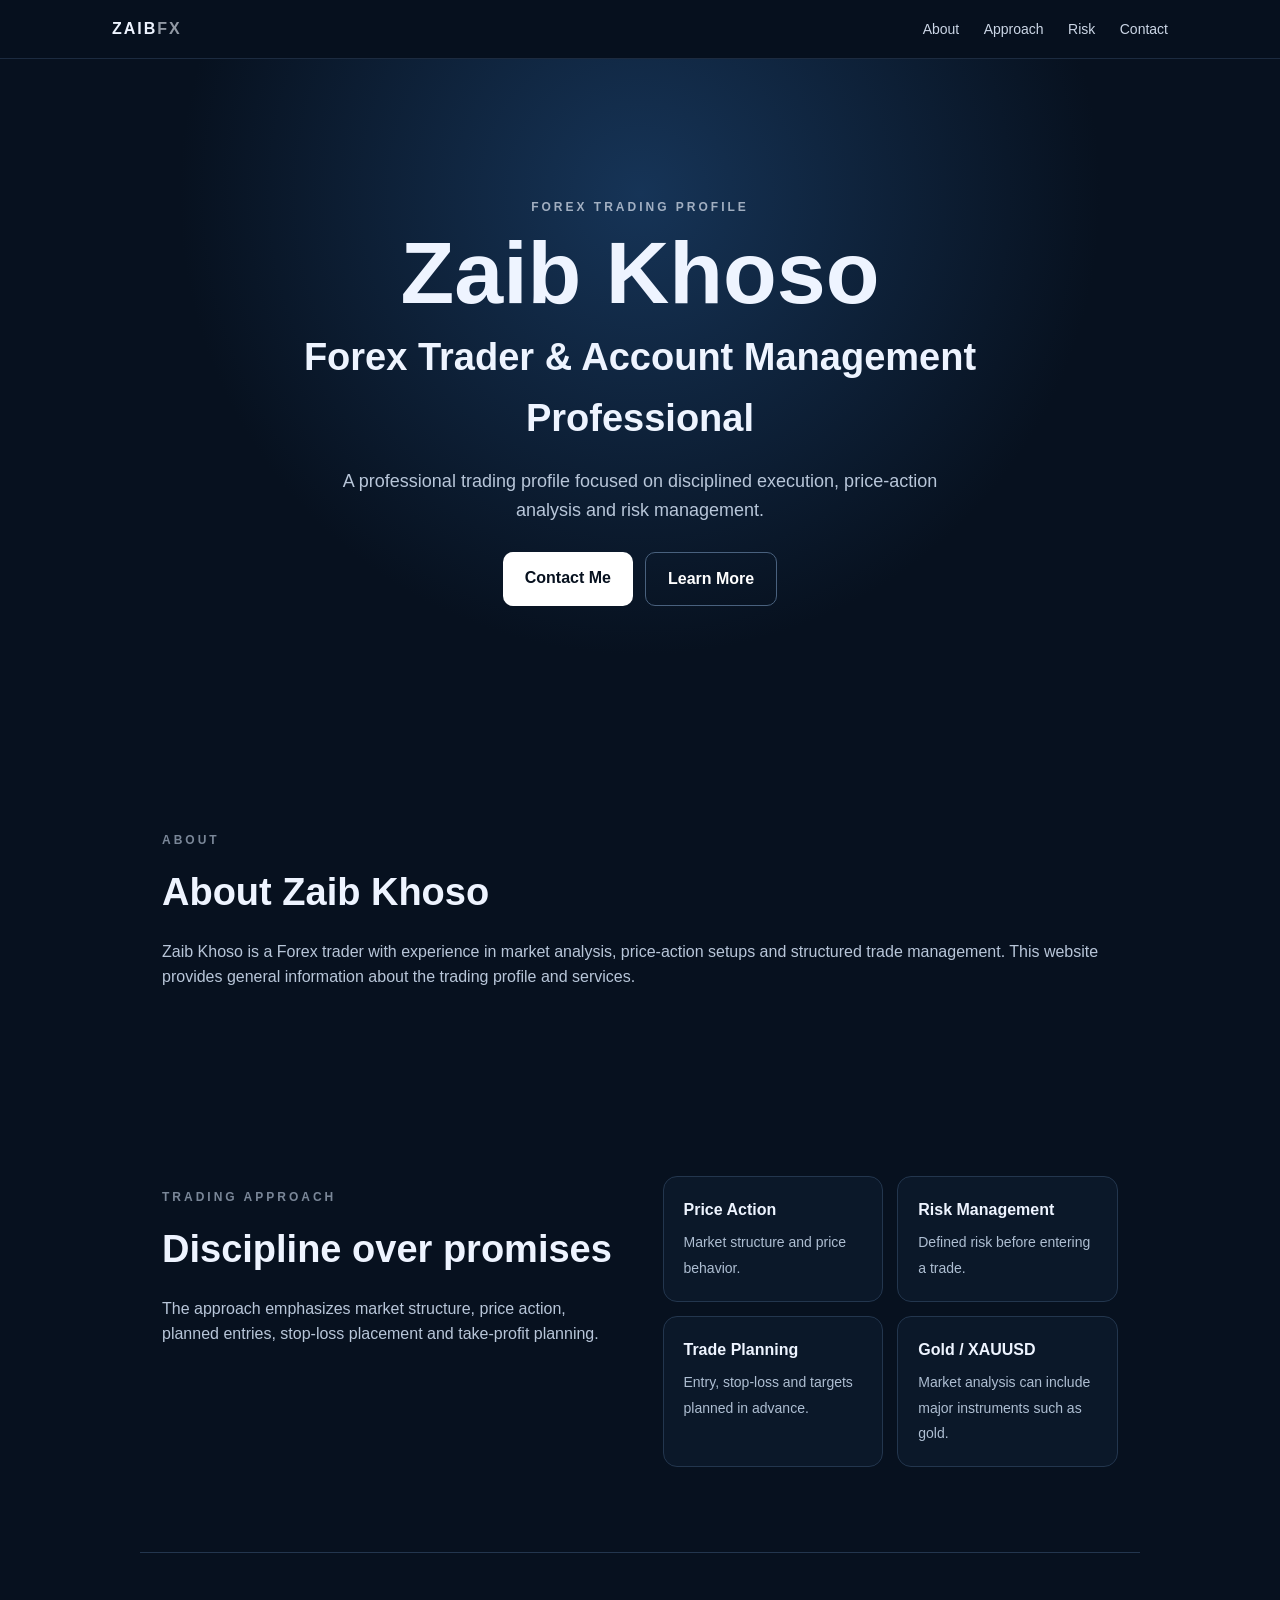
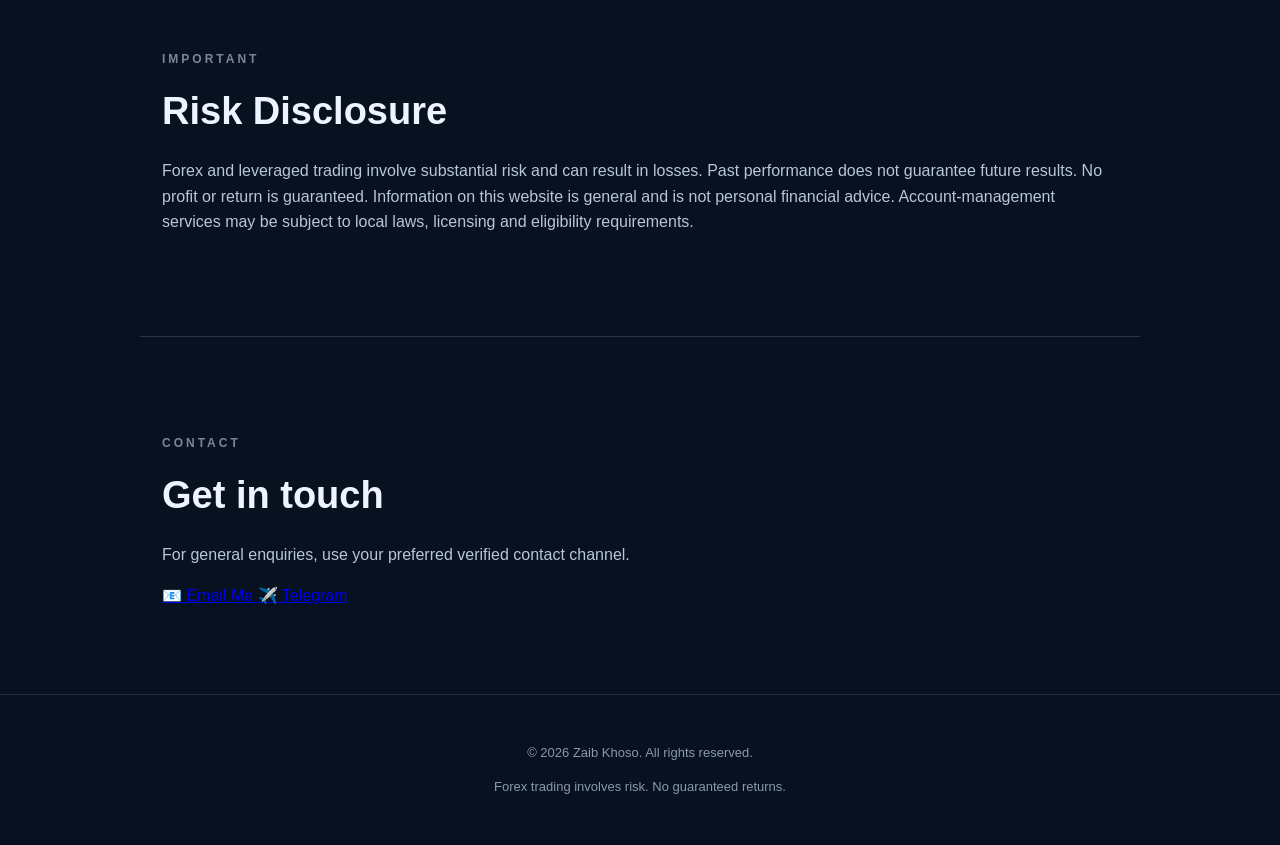
<file: index.html>
<!DOCTYPE html>
<html lang="en">
<head>
  <meta charset="UTF-8">
  <meta name="viewport" content="width=device-width, initial-scale=1.0">
  <title>Zaib Khoso | Forex Trader & Account Manager</title>
  <meta name="description" content="Zaib Khoso — Forex trader and trading account management profile. Learn about the trading approach, risk management and how to get in touch.">
  <meta name="robots" content="index, follow">
  <meta property="og:title" content="Zaib Khoso | Forex Trader & Account Manager">
  <meta property="og:description" content="Forex trading profile, approach, risk management and contact information.">
  <meta property="og:type" content="website">
  <link rel="stylesheet" href="style.css">
</head>
<body>
<header>
  <nav class="nav">
    <div class="logo">ZAIB<span>FX</span></div>
    <div class="links">
      <a href="#about">About</a>
      <a href="#approach">Approach</a>
      <a href="#risk">Risk</a>
      <a href="#contact">Contact</a>
    </div>
  </nav>
</header>

<main>
<section class="hero">
  <div class="hero-card">
    <p class="eyebrow">FOREX TRADING PROFILE</p>
    <h1>Zaib Khoso</h1>
    <h2>Forex Trader & Account Management Professional</h2>
    <p class="lead">A professional trading profile focused on disciplined execution, price-action analysis and risk management.</p>
    <div class="buttons">
      <a class="btn primary" href="#contact">Contact Me</a>
      <a class="btn secondary" href="#about">Learn More</a>
    </div>
  </div>
</section>

<section id="about" class="section">
  <p class="eyebrow">ABOUT</p>
  <h2>About Zaib Khoso</h2>
  <p>Zaib Khoso is a Forex trader with experience in market analysis, price-action setups and structured trade management. This website provides general information about the trading profile and services.</p>
</section>

<section id="approach" class="section grid">
  <div>
    <p class="eyebrow">TRADING APPROACH</p>
    <h2>Discipline over promises</h2>
    <p>The approach emphasizes market structure, price action, planned entries, stop-loss placement and take-profit planning.</p>
  </div>
  <div class="cards">
    <div class="card"><b>Price Action</b><span>Market structure and price behavior.</span></div>
    <div class="card"><b>Risk Management</b><span>Defined risk before entering a trade.</span></div>
    <div class="card"><b>Trade Planning</b><span>Entry, stop-loss and targets planned in advance.</span></div>
    <div class="card"><b>Gold / XAUUSD</b><span>Market analysis can include major instruments such as gold.</span></div>
  </div>
</section>

<section id="risk" class="section warning">
  <p class="eyebrow">IMPORTANT</p>
  <h2>Risk Disclosure</h2>
  <p>Forex and leveraged trading involve substantial risk and can result in losses. Past performance does not guarantee future results. No profit or return is guaranteed. Information on this website is general and is not personal financial advice. Account-management services may be subject to local laws, licensing and eligibility requirements.</p>
</section>

<section id="contact" class="section contact">
  <p class="eyebrow">CONTACT</p>
  <h2>Get in touch</h2>
  <p>For general enquiries, use your preferred verified contact channel.</p>
  <div class="contact-buttons">
  <a href="mailto:jahanzebkhoso786@gmail.com" class="contact-btn">
    📧 Email Me
  </a>

    <a href="https://t.me/+h3E-QjTG_7E0NGJk" class="contact-btn" target="_blank" rel="noopener">
  ✈️ Telegram
</a>
  
  </div>
</main>

<footer>
  <p>© 2026 Zaib Khoso. All rights reserved.</p>
  <p>Forex trading involves risk. No guaranteed returns.</p>
</footer>
</body>
</html>
</file>
<file: style.css>
*{box-sizing:border-box}html{scroll-behavior:smooth}body{margin:0;font-family:Arial,Helvetica,sans-serif;background:#07111f;color:#eef4ff;line-height:1.6}header{position:sticky;top:0;background:#07111ff2;border-bottom:1px solid #1c2b40;backdrop-filter:blur(10px);z-index:5}.nav{max-width:1100px;margin:auto;padding:16px 22px;display:flex;justify-content:space-between;align-items:center}.logo{font-weight:900;letter-spacing:2px}.logo span{opacity:.6}.links a{color:#cbd6e6;text-decoration:none;margin-left:20px;font-size:14px}.hero{min-height:75vh;display:flex;align-items:center;justify-content:center;padding:60px 22px;background:radial-gradient(circle at 50% 20%,#163457 0,#07111f 55%)}.hero-card{max-width:850px;text-align:center}.eyebrow{font-size:12px;letter-spacing:3px;font-weight:800;opacity:.65}.hero h1{font-size:clamp(48px,9vw,88px);line-height:1;margin:10px 0}.hero h2{font-size:clamp(22px,4vw,38px);margin:0 0 18px}.lead{font-size:18px;color:#b8c6d9;max-width:650px;margin:0 auto 28px}.buttons{display:flex;gap:12px;justify-content:center;flex-wrap:wrap}.btn{padding:13px 22px;border-radius:10px;text-decoration:none;font-weight:800}.primary{background:#fff;color:#07111f}.secondary{border:1px solid #49617e;color:#fff}.section{max-width:1000px;margin:auto;padding:85px 22px}.section h2{font-size:38px;margin:0 0 16px}.section p{color:#b8c6d9}.grid{display:grid;grid-template-columns:1fr 1fr;gap:45px}.cards{display:grid;grid-template-columns:1fr 1fr;gap:14px}.card,.contact-box{border:1px solid #23364e;border-radius:14px;padding:20px;background:#0b1829}.card b{display:block;margin-bottom:7px}.card span{color:#aebed2;font-size:14px}.warning{border-top:1px solid #23364e;border-bottom:1px solid #23364e}.contact-box p{margin:8px 0}.small{font-size:12px!important;opacity:.7}footer{text-align:center;padding:35px 22px;border-top:1px solid #1c2b40;color:#8999ae;font-size:13px}@media(max-width:700px){.links{display:none}.grid{grid-template-columns:1fr}.cards{grid-template-columns:1fr}.section{padding:60px 20px}}
</file>
